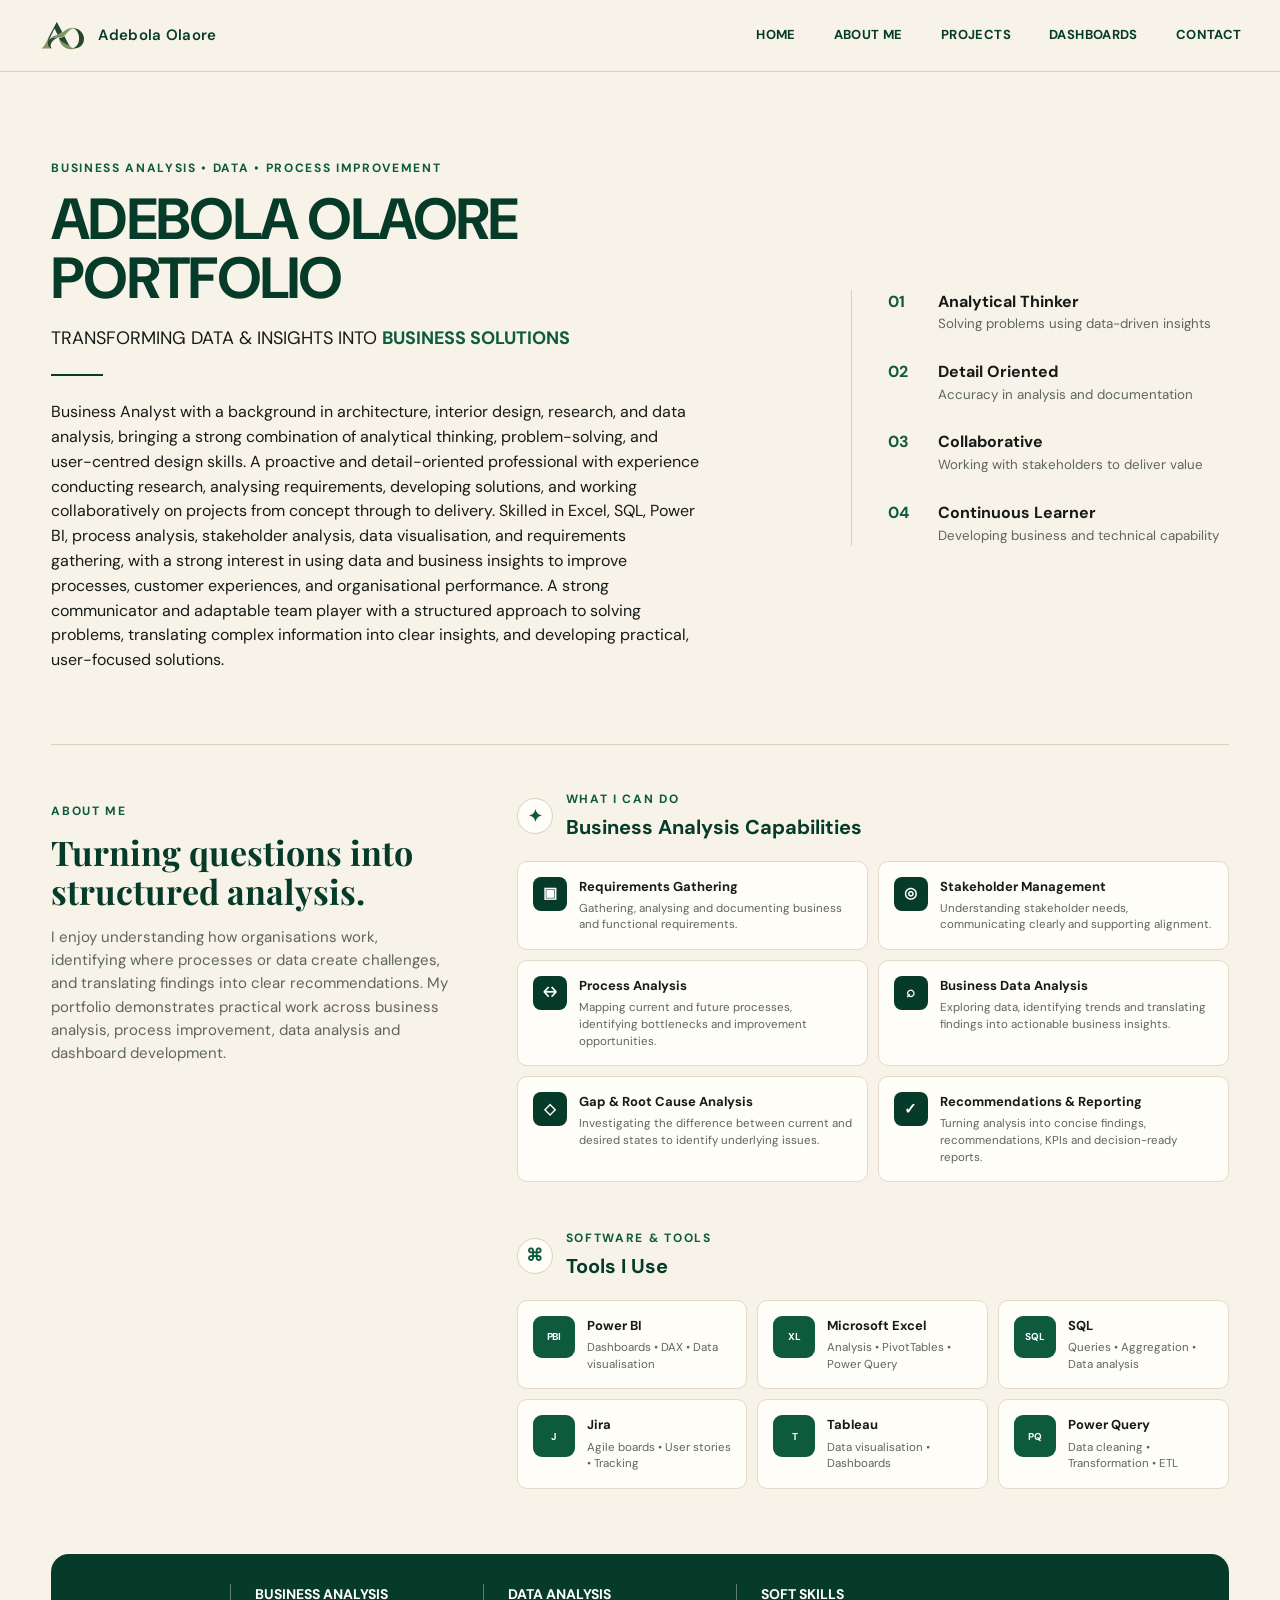
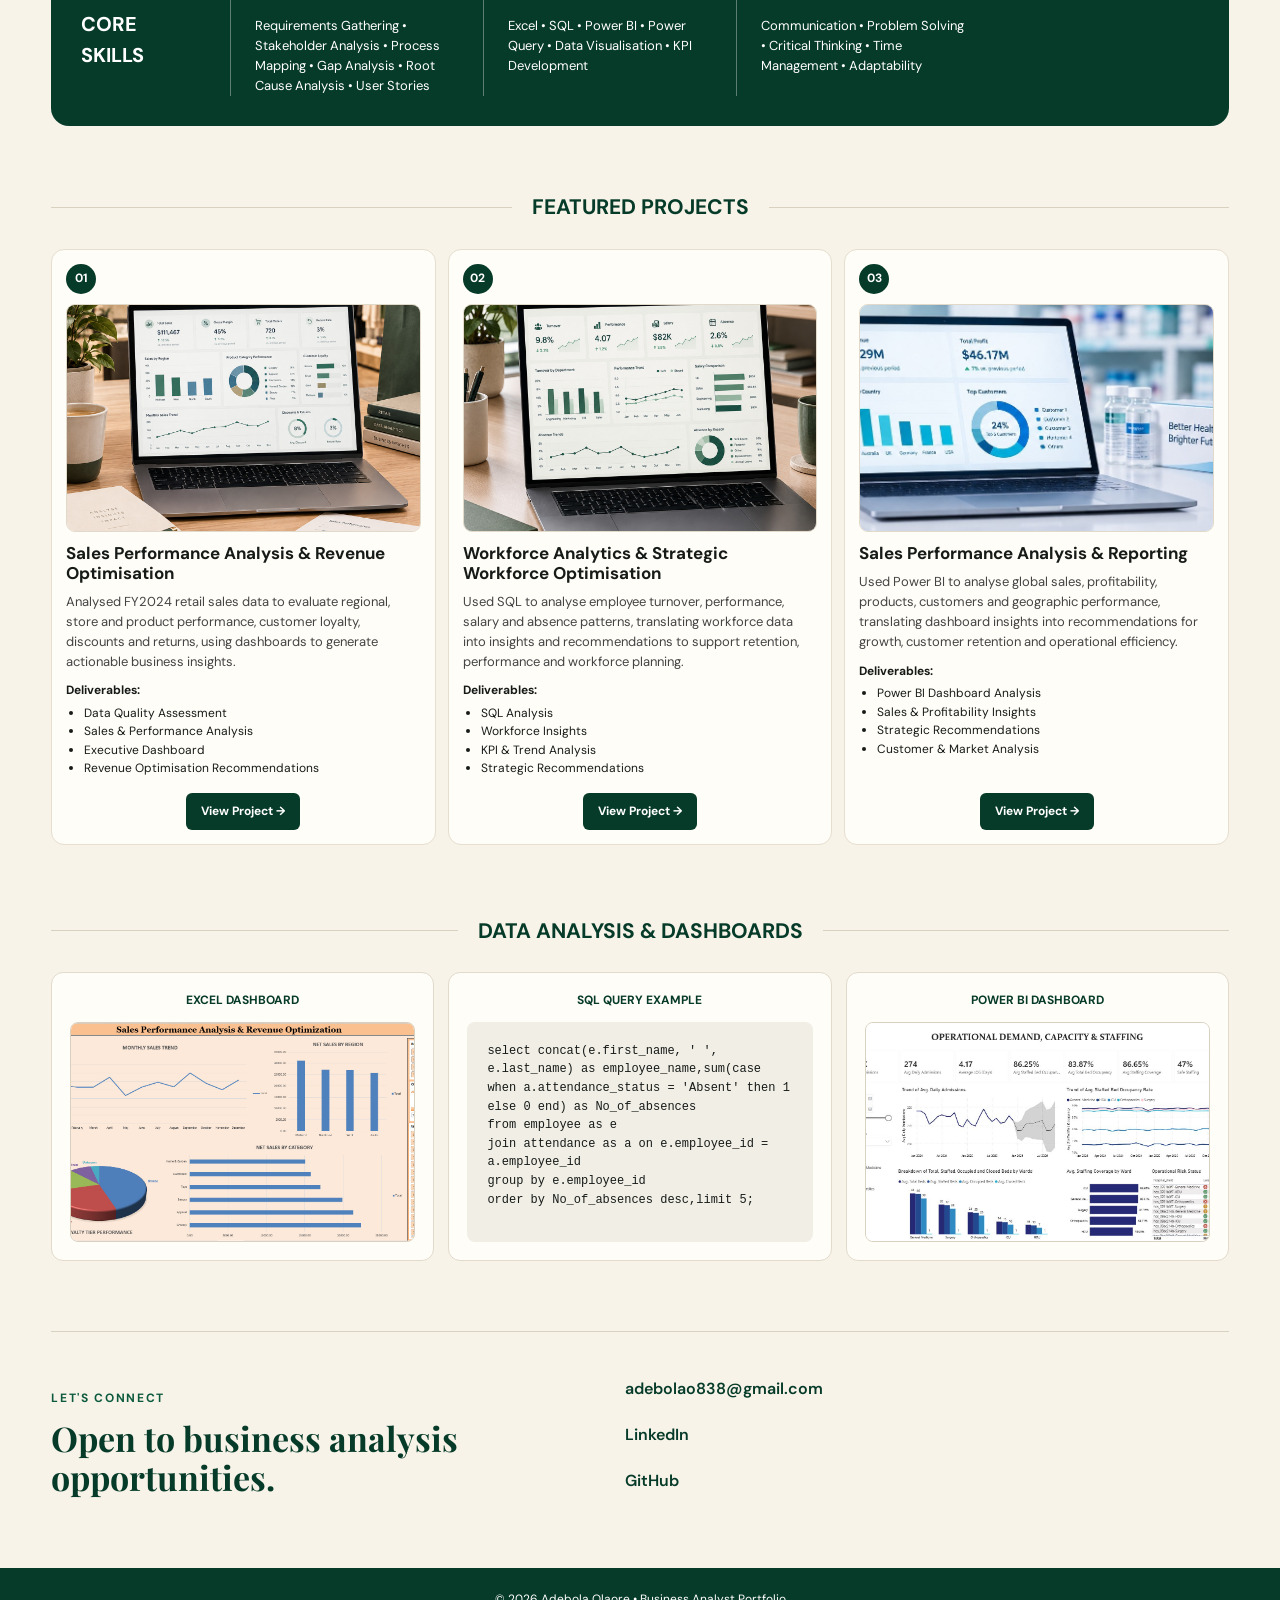
<file: index.html>
<!DOCTYPE html>
<html lang="en">
<head>
<meta charset="UTF-8"><meta name="viewport" content="width=device-width, initial-scale=1.0">
<title>Adebola Olaore | Business Analyst Portfolio</title>
<link rel="preconnect" href="https://fonts.googleapis.com"><link rel="preconnect" href="https://fonts.gstatic.com" crossorigin>
<link href="https://fonts.googleapis.com/css2?family=DM+Sans:wght@400;500;600;700&family=Playfair+Display:wght@600;700&display=swap" rel="stylesheet">
<link rel="stylesheet" href="styles.css">
</head>
<body>
<header class="site-header"><a class="brand" href="index.html" aria-label="Adebola Olaore home"><img class="brand-mark" src="images/adebola-olaore-logo.png" alt="Adebola Olaore AO logo"><span class="brand-name">Adebola Olaore</span></a><nav><a href="#home">HOME</a><a href="#about">ABOUT ME</a><a href="#projects">PROJECTS</a><a href="#dashboards">DASHBOARDS</a><a href="#contact">CONTACT</a></nav></header> 
<main>
<section id="home" class="hero wrap">
<div class="hero-copy"><p class="eyebrow">BUSINESS ANALYSIS • DATA • PROCESS IMPROVEMENT</p><h1>ADEBOLA OLAORE<br>PORTFOLIO</h1><p class="tagline">TRANSFORMING DATA &amp; INSIGHTS INTO <strong>BUSINESS SOLUTIONS</strong></p><div class="rule"></div><p class="intro">Business Analyst with a background in architecture, interior design, research, and data analysis, bringing a strong combination of analytical thinking, problem-solving, and user-centred design skills.

A proactive and detail-oriented professional with experience conducting research, analysing requirements, developing solutions, and working collaboratively on projects from concept through to delivery. Skilled in Excel, SQL, Power BI, process analysis, stakeholder analysis, data visualisation, and requirements gathering, with a strong interest in using data and business insights to improve processes, customer experiences, and organisational performance.

A strong communicator and adaptable team player with a structured approach to solving problems, translating complex information into clear insights, and developing practical, user-focused solutions. </p></div>
<div class="hero-panel"><div class="hero-stat"><span>01</span><strong>Analytical Thinker</strong><small>Solving problems using data-driven insights</small></div><div class="hero-stat"><span>02</span><strong>Detail Oriented</strong><small>Accuracy in analysis and documentation</small></div><div class="hero-stat"><span>03</span><strong>Collaborative</strong><small>Working with stakeholders to deliver value</small></div><div class="hero-stat"><span>04</span><strong>Continuous Learner</strong><small>Developing business and technical capability</small></div></div>
</section>
<section id="about" class="about wrap">
<div class="about-intro">
<p class="eyebrow">ABOUT ME</p>
<h2>Turning questions into structured analysis.</h2>
<p>I enjoy understanding how organisations work, identifying where processes or data create challenges, and translating findings into clear recommendations. My portfolio demonstrates practical work across business analysis, process improvement, data analysis and dashboard development.</p>
</div>
<div class="about-content">
<div class="about-block">
<div class="about-block-heading"><span class="section-icon">✦</span><div><p class="eyebrow">WHAT I CAN DO</p><h3>Business Analysis Capabilities</h3></div></div>
<div class="capability-grid">
<div class="capability-card"><span class="cap-icon">▣</span><div><h4>Requirements Gathering</h4><p>Gathering, analysing and documenting business and functional requirements.</p></div></div>
<div class="capability-card"><span class="cap-icon">◎</span><div><h4>Stakeholder Management</h4><p>Understanding stakeholder needs, communicating clearly and supporting alignment.</p></div></div>
<div class="capability-card"><span class="cap-icon">↔</span><div><h4>Process Analysis</h4><p>Mapping current and future processes, identifying bottlenecks and improvement opportunities.</p></div></div>
<div class="capability-card"><span class="cap-icon">⌕</span><div><h4>Business Data Analysis</h4><p>Exploring data, identifying trends and translating findings into actionable business insights.</p></div></div>
<div class="capability-card"><span class="cap-icon">◇</span><div><h4>Gap &amp; Root Cause Analysis</h4><p>Investigating the difference between current and desired states to identify underlying issues.</p></div></div>
<div class="capability-card"><span class="cap-icon">✓</span><div><h4>Recommendations &amp; Reporting</h4><p>Turning analysis into concise findings, recommendations, KPIs and decision-ready reports.</p></div></div>
</div></div>
<div class="about-block tools-block">
<div class="about-block-heading"><span class="section-icon">⌘</span><div><p class="eyebrow">SOFTWARE &amp; TOOLS</p><h3>Tools I Use</h3></div></div>
<div class="tool-grid">
<div class="tool-card"><span class="tool-icon">PBI</span><div><h4>Power BI</h4><p>Dashboards • DAX • Data visualisation</p></div></div>
<div class="tool-card"><span class="tool-icon">XL</span><div><h4>Microsoft Excel</h4><p>Analysis • PivotTables • Power Query</p></div></div>
<div class="tool-card"><span class="tool-icon">SQL</span><div><h4>SQL</h4><p>Queries • Aggregation • Data analysis</p></div></div>
<div class="tool-card"><span class="tool-icon">J</span><div><h4>Jira</h4><p>Agile boards • User stories • Tracking</p></div></div>
<div class="tool-card"><span class="tool-icon">T</span><div><h4>Tableau</h4><p>Data visualisation • Dashboards</p></div></div>
<div class="tool-card"><span class="tool-icon">PQ</span><div><h4>Power Query</h4><p>Data cleaning • Transformation • ETL</p></div></div>
</div></div>
</div>
</section>
<section class="skills-band wrap"><div class="skills-title">CORE<br>SKILLS</div><div><h3>BUSINESS ANALYSIS</h3><p>Requirements Gathering • Stakeholder Analysis • Process Mapping • Gap Analysis • Root Cause Analysis • User Stories</p></div><div><h3>DATA ANALYSIS</h3><p>Excel • SQL • Power BI • Power Query • Data Visualisation • KPI Development</p></div><div><h3>SOFT SKILLS</h3><p>Communication • Problem Solving • Critical Thinking • Time Management • Adaptability</p></div></section>
<section id="projects" class="section wrap"><div class="section-heading"><span></span><h2>FEATURED PROJECTS</h2><span></span></div><div class="project-grid">
<article class="project-card"><div class="project-number">01</div><img src="images/project-01.jpg" alt="Northwind Retail Co. Analysis placeholder"><h3>Sales Performance Analysis & Revenue Optimisation</h3><p>Analysed FY2024 retail sales data to evaluate regional, store and product performance, customer loyalty, discounts and returns, using dashboards to generate actionable business insights.</p><strong>Deliverables:</strong><ul><li>Data Quality Assessment</li><li>Sales & Performance Analysis</li><li>Executive Dashboard</li><li>Revenue Optimisation Recommendations</li></ul><a class="button" href="projects/Client Project 01.html">View Project →</a></article>
<article class="project-card"><div class="project-number">02</div><img src="images/project-02.jpg" alt="Customer Experience Improvement placeholder"><h3>Workforce Analytics & Strategic Workforce Optimisation</h3><p>Used SQL to analyse employee turnover, performance, salary and absence patterns, translating workforce data into insights and recommendations to support retention, performance and workforce planning.</p><strong>Deliverables:</strong><ul><li>SQL Analysis</li><li>Workforce Insights</li><li>KPI & Trend Analysis</li><li>Strategic Recommendations</li></ul><a class="button" href="projects/Client Project 02.html">View Project →</a></article>
<article class="project-card"><div class="project-number">03</div><img src="images/project-03.jpg" alt="E-commerce Sales Dashboard placeholder"><h3> Sales Performance Analysis & Reporting </h3><p> Used Power BI to analyse global sales, profitability, products, customers and geographic performance, translating dashboard insights into recommendations for growth, customer retention and operational efficiency. </p><strong>Deliverables:</strong><ul><li> Power BI Dashboard Analysis </li><li> Sales & Profitability Insights </li><li> Strategic Recommendations </li><li>Customer & Market Analysis</li></ul><a class="button" href="projects/Client Project 03.html">View Project →</a></article>
</div></section>
<section id="dashboards" class="section wrap"><div class="section-heading"><span></span><h2>DATA ANALYSIS &amp; DASHBOARDS</h2><span></span></div><div class="dashboard-grid"><div><h4>EXCEL DASHBOARD</h4><img class="dashboard-image" src="images/EXCEL.jpg" alt="Excel dashboard placeholder"></div><div><h4>SQL QUERY EXAMPLE</h4><pre>select concat(e.first_name, ' ', e.last_name) as employee_name,sum(case when a.attendance_status = 'Absent' then 1 else 0 end) as No_of_absences
from employee as e
join attendance as a on e.employee_id = a.employee_id
group by e.employee_id
order by No_of_absences desc,limit 5;
</pre></div><div><h4>POWER BI DASHBOARD</h4><img class="dashboard-image" src="images/POWERBI.JPG" alt="Power BI dashboard placeholder"></div></div></section>
<section id="contact" class="contact wrap"><div><p class="eyebrow">LET'S CONNECT</p><h2>Open to business analysis opportunities.</h2></div><div class="contact-links"><a href="mailto:adebolao838@gmail.com">adebolao838@gmail.com</a><a href="https://www.linkedin.com/in/adebola-olaore/?isSelfProfile=true">LinkedIn</a><a href="https://github.com/adebolao838-hash">GitHub</a></div></section>
</main><footer>© 2026 Adebola Olaore • Business Analyst Portfolio</footer><script src="script.js"></script>
</body></html>
</file>
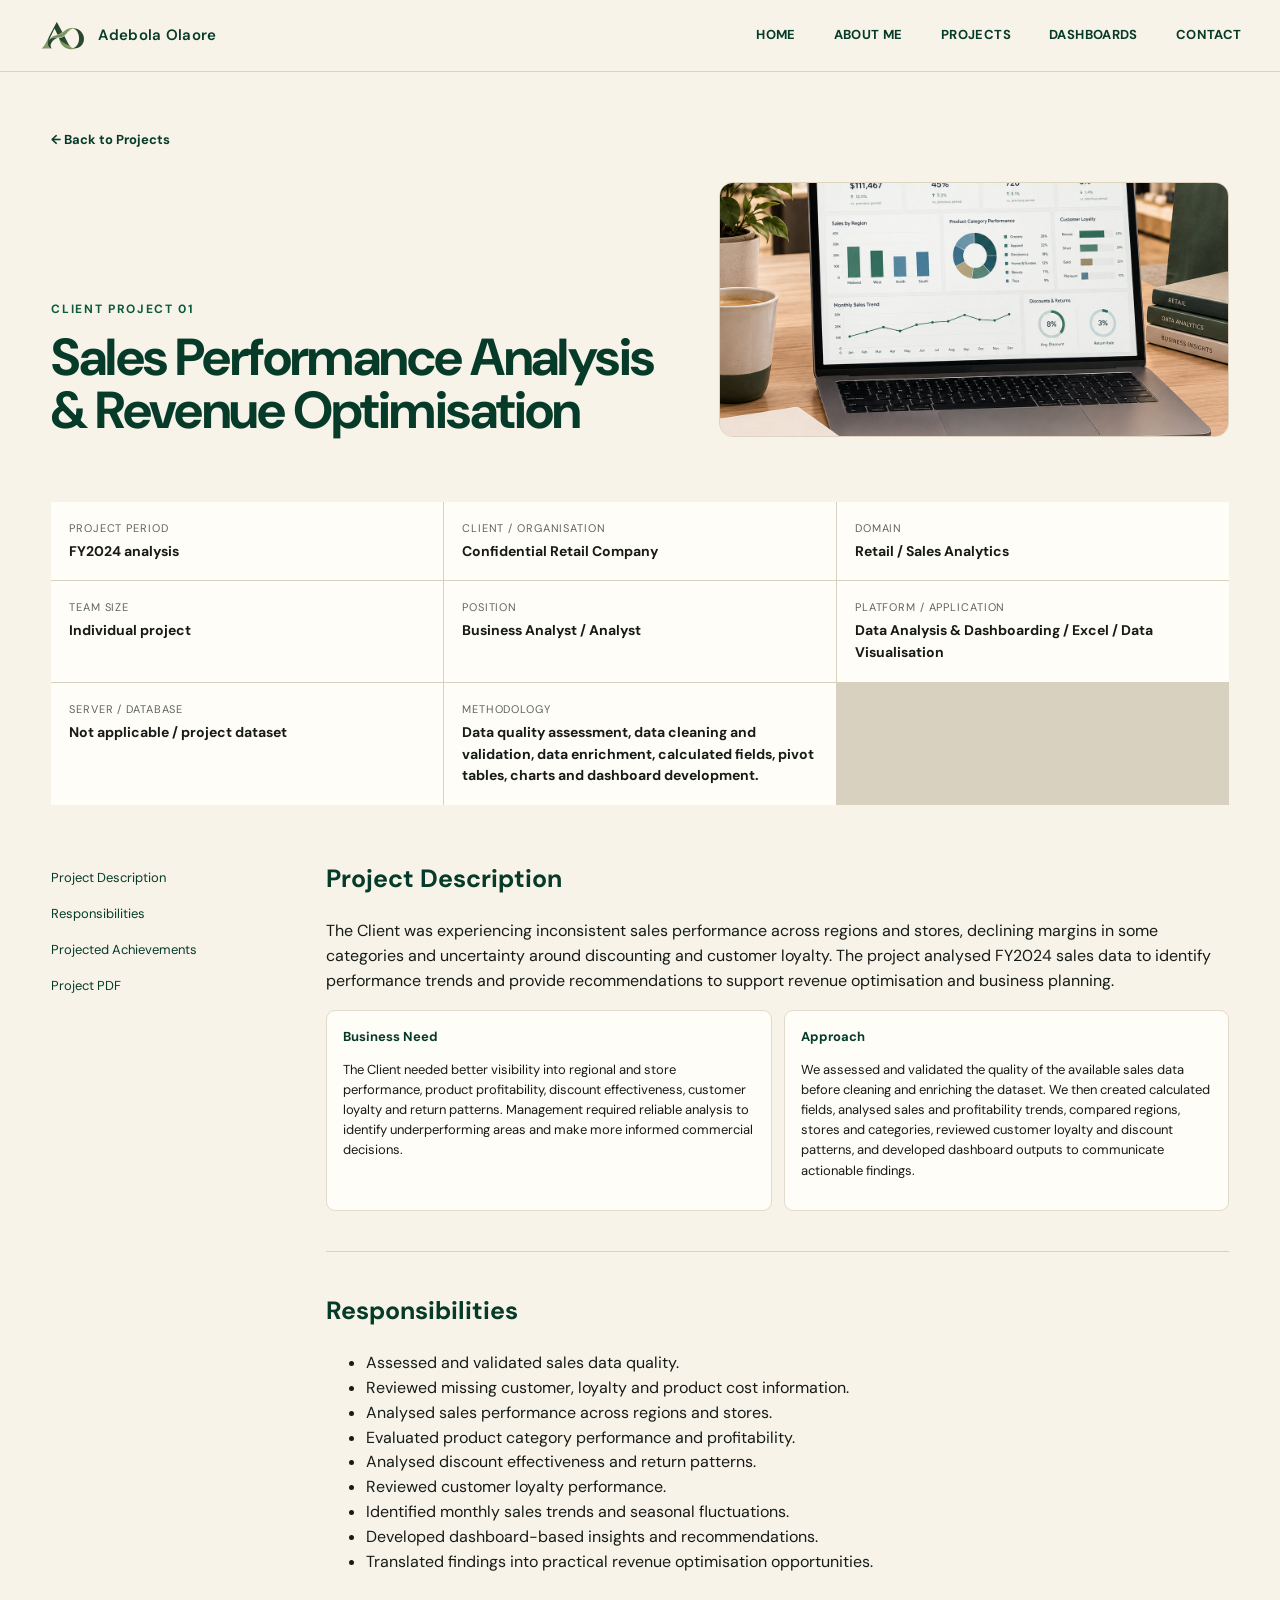
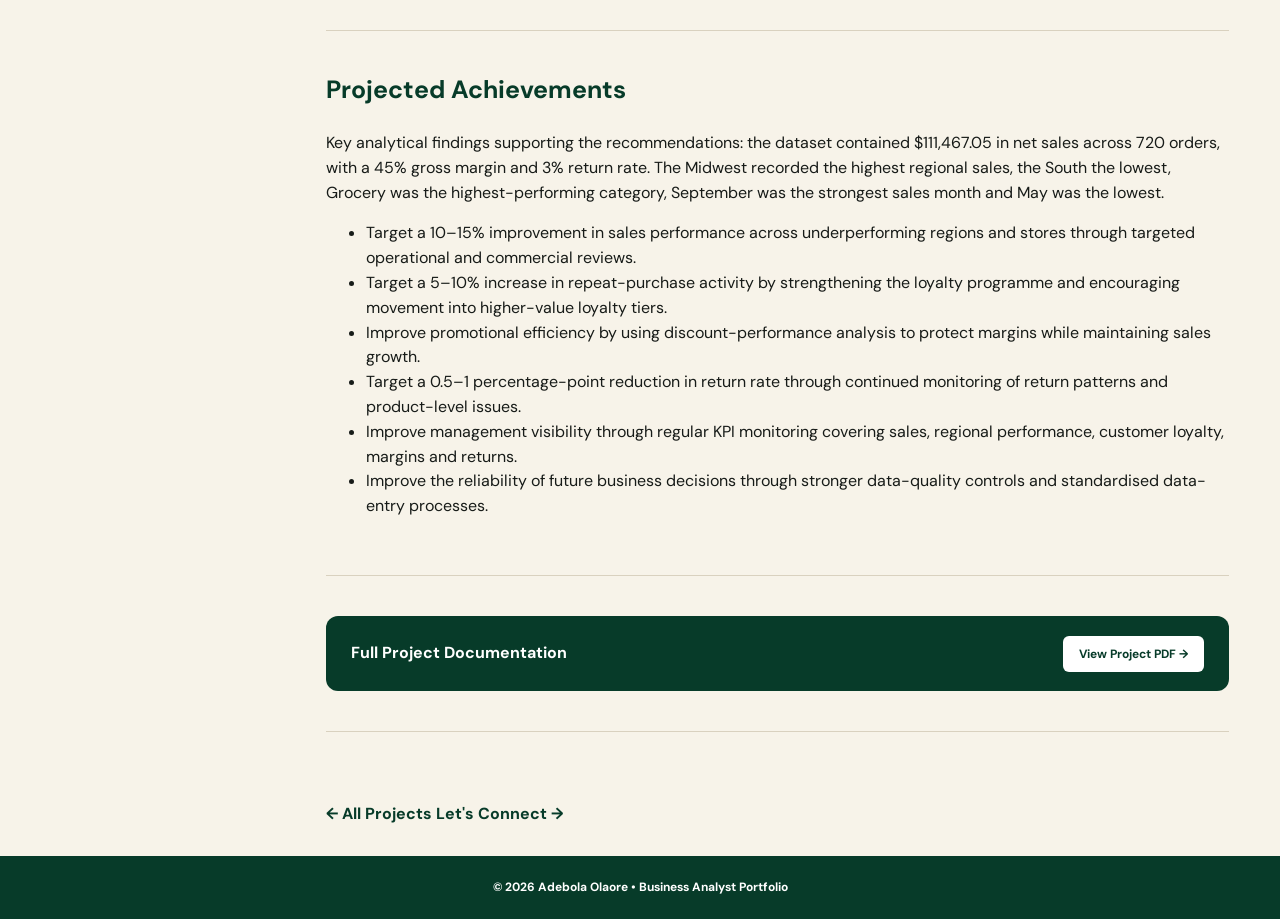
<file: projects/Client Project 01.html>
<!DOCTYPE html><html lang="en"><head><meta charset="UTF-8"><meta name="viewport" content="width=device-width, initial-scale=1.0">
    <title>Sales Performance Analysis & Revenue Optimisation | Adebola Olaore</title><link rel="preconnect" href="https://fonts.googleapis.com"><link rel="preconnect" href="https://fonts.gstatic.com" crossorigin><link href="https://fonts.googleapis.com/css2?family=DM+Sans:wght@400;500;600;700&family=Playfair+Display:wght@600;700&display=swap" rel="stylesheet"><link rel="stylesheet" href="../styles.css"></head><body><header class="site-header"><a class="brand" href="../index.html" aria-label="Adebola Olaore home"><img class="brand-mark" src="../images/adebola-olaore-logo.png" alt="Adebola Olaore AO logo"><span class="brand-name">Adebola Olaore</span></a><nav><a href="../index.html#home">HOME</a><a href="#about">ABOUT ME</a><a href="#projects">PROJECTS</a><a href="#dashboards">DASHBOARDS</a><a href="#contact">CONTACT</a></nav></header><main class="wrap"><section class="case-hero"><a class="back" href="../index.html#projects">← Back to Projects</a><div class="case-title">
        <div><p class="eyebrow">CLIENT PROJECT 01</p><h1>Sales Performance Analysis & Revenue Optimisation</h1></div><img class="case-image" src="../images/project-01.jpg" alt="Northwind Retail Co. Analysis project image placeholder">
    </section><div class="case-meta"><div class="meta-item"><small>Project Period</small><strong>FY2024 analysis</strong></div><div class="meta-item"><small>Client / Organisation</small><strong>Confidential Retail Company</strong></div><div class="meta-item"><small>Domain</small><strong>Retail / Sales Analytics</strong></div><div class="meta-item"><small>Team Size</small><strong>Individual project</strong></div><div class="meta-item"><small>Position</small><strong>Business Analyst / Analyst</strong></div><div class="meta-item"><small>Platform / Application</small><strong>Data Analysis & Dashboarding / Excel / Data Visualisation </strong></div><div class="meta-item"><small>Server / Database</small><strong>Not applicable / project dataset</strong>
    </div><div class="meta-item"><small>Methodology</small><strong>Data quality assessment, data cleaning and validation, data enrichment, calculated fields, pivot tables, charts and dashboard development.</strong>
    </div></div><div class="case-layout"><aside class="case-nav">
        <a href="#description">Project Description</a><a href="#responsibilities">Responsibilities</a><a href="#achievements">Projected Achievements</a><a href="#pdf">Project PDF</a></aside><div><section id="description" class="case-section"><h2>Project Description</h2><p>The Client was experiencing inconsistent sales performance across regions and stores, declining margins in some categories and uncertainty around discounting and customer loyalty. The project analysed FY2024 sales data to identify performance trends and provide recommendations to support revenue optimisation and business planning.</p><div class="info-grid"><div class="info-box"><h3>Business Need</h3><p>The Client needed better visibility into regional and store performance, product profitability, discount effectiveness, customer loyalty and return patterns. Management required reliable analysis to identify underperforming areas and make more informed commercial decisions.</p></div><div class="info-box"><h3>Approach</h3><p>We assessed and validated the quality of the available sales data before cleaning and enriching the dataset. We then created calculated fields, analysed sales and profitability trends, compared regions, stores and categories, reviewed customer loyalty and discount patterns, and developed dashboard outputs to communicate actionable findings.     
        </p></div></div></section><section id="responsibilities" class="case-section"><h2>Responsibilities</h2><ul><li>Assessed and validated sales data quality.</li><li>Reviewed missing customer, loyalty and product cost information.</li><li>Analysed sales performance across regions and stores.</li><li>Evaluated product category performance and profitability.</li><li>Analysed discount effectiveness and return patterns.</li><li>Reviewed customer loyalty performance.</li><li>Identified monthly sales trends and seasonal fluctuations.</li><li>Developed dashboard-based insights and recommendations.</li><li>Translated findings into practical revenue optimisation opportunities.</li></ul></section><section id="achievements" class="case-section"><h2>Projected Achievements</h2><p>Key analytical findings supporting the recommendations: the dataset contained $111,467.05 in net sales across 720 orders, with a 45% gross margin and 3% return rate. The Midwest recorded the highest regional sales, the South the lowest, Grocery was the highest-performing category, September was the strongest sales month and May was the lowest.</h2><ul><li>Target a 10–15% improvement in sales performance across underperforming regions and stores through targeted operational and commercial reviews.</li><li>Target a 5–10% increase in repeat-purchase activity by strengthening the loyalty programme and encouraging movement into higher-value loyalty tiers.</li><li>Improve promotional efficiency by using discount-performance analysis to protect margins while maintaining sales growth.</li><li>Target a 0.5–1 percentage-point reduction in return rate through continued monitoring of return patterns and product-level issues.</li><li>Improve management visibility through regular KPI monitoring covering sales, regional performance, customer loyalty, margins and returns.</li><li>Improve the reliability of future business decisions through stronger data-quality controls and standardised data-entry processes.</li></ul></section><section id="pdf" class="case-section"><div class="pdf-box"><div><strong>Full Project Documentation</small></div><a href="../pdfs/Client Project 01.pdf" target="_blank">View Project PDF →</a></div></section><div class="next-project"><a href="../index.html#projects">← All Projects</a><a href="../index.html#contact">
    Let's Connect →</a></div></div></div></main><footer>© 2026 Adebola Olaore • Business Analyst Portfolio</footer></body></html>
</file>
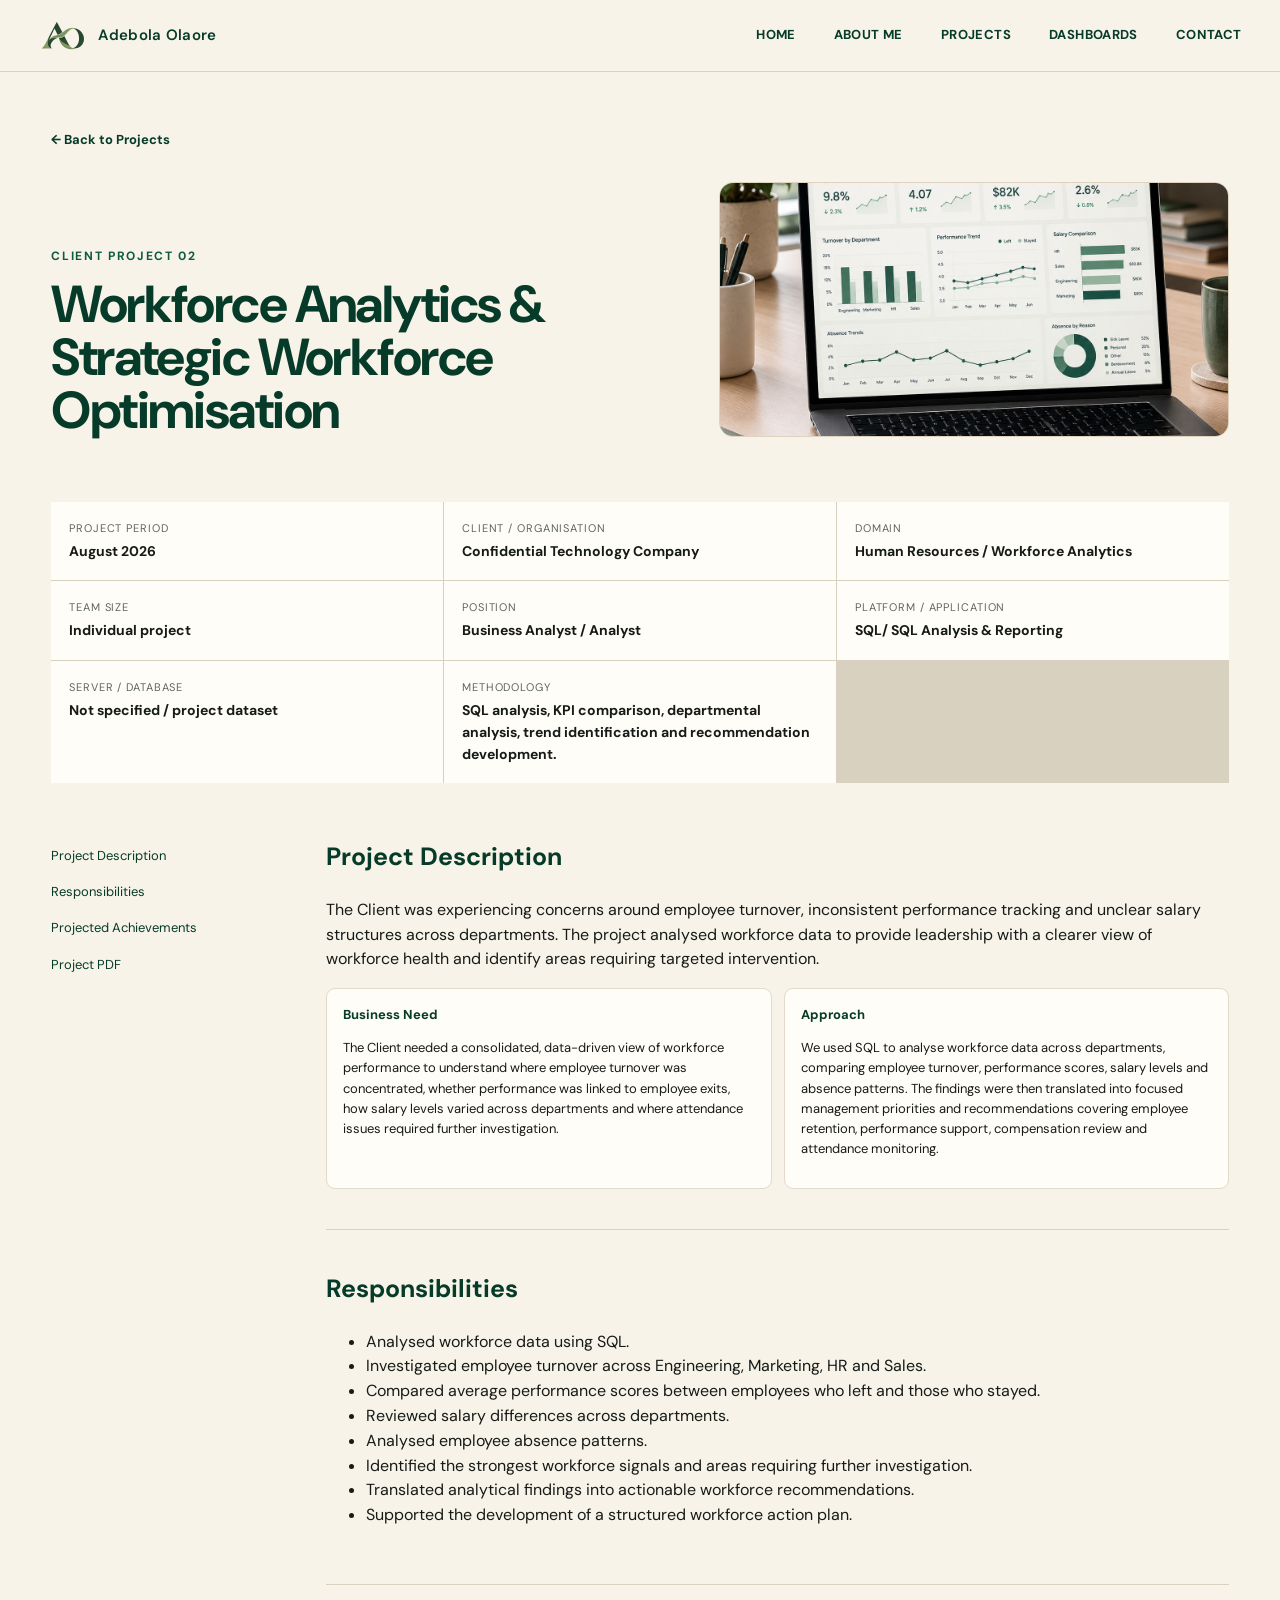
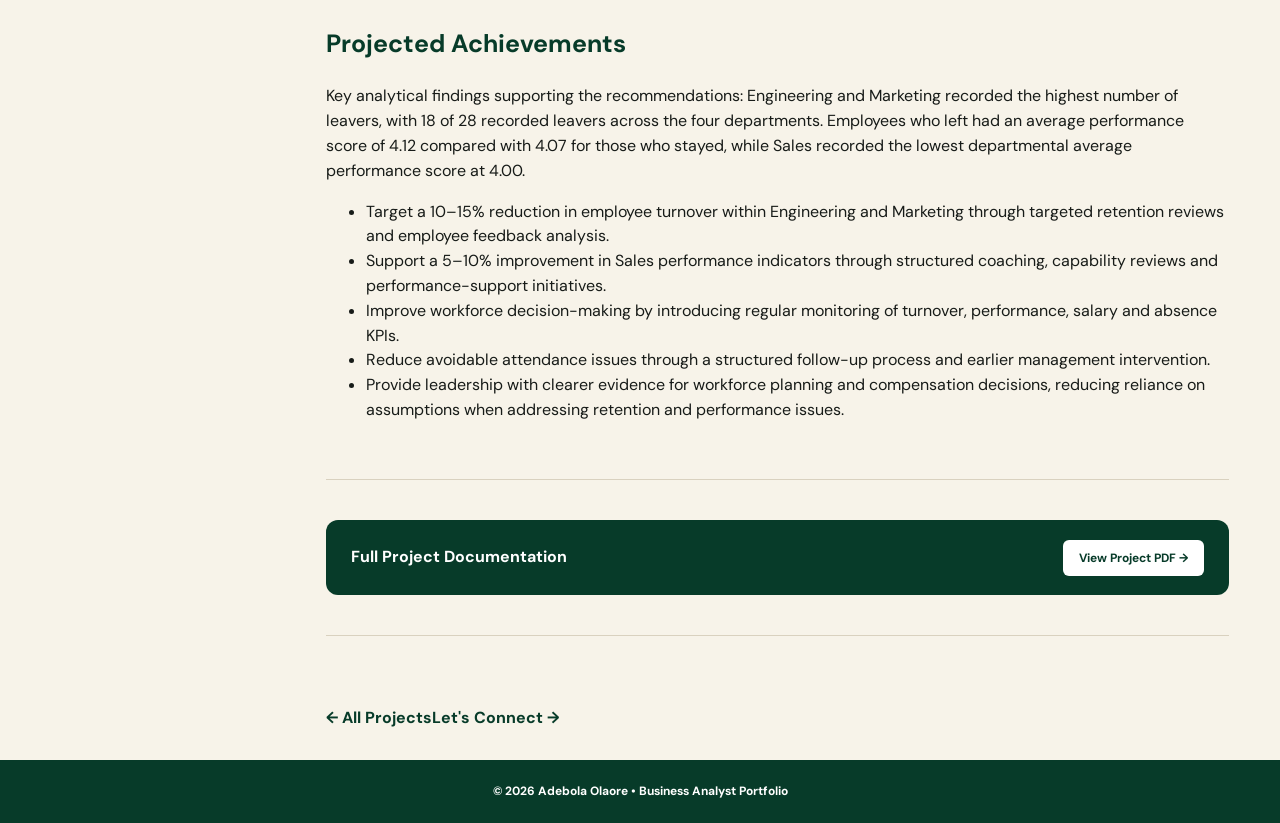
<file: projects/Client Project 02.html>
<!DOCTYPE html><html lang="en"><head><meta charset="UTF-8"><meta name="viewport" content="width=device-width, initial-scale=1.0">
    <title>Workforce Analytics & Strategic Workforce Optimisation | Adebola Olaore</title><link rel="preconnect" href="https://fonts.googleapis.com"><link rel="preconnect" href="https://fonts.gstatic.com" crossorigin><link href="https://fonts.googleapis.com/css2?family=DM+Sans:wght@400;500;600;700&family=Playfair+Display:wght@600;700&display=swap" rel="stylesheet"><link rel="stylesheet" href="../styles.css"></head><body><header class="site-header"><a class="brand" href="../index.html" aria-label="Adebola Olaore home"><img class="brand-mark" src="../images/adebola-olaore-logo.png" alt="Adebola Olaore AO logo"><span class="brand-name">Adebola Olaore</span></a><nav><a href="../index.html#home">HOME</a><a href="#about">ABOUT ME</a><a href="#projects">PROJECTS</a><a href="#dashboards">DASHBOARDS</a><a href="#contact">CONTACT</a></nav></header><main class="wrap"><section class="case-hero"><a class="back" href="../index.html#projects">← Back to Projects</a><div class="case-title">
    <div><p class="eyebrow">CLIENT PROJECT 02</p><h1>Workforce Analytics & Strategic Workforce Optimisation</h1></div><img class="case-image" src="../images/project-02.jpg" alt="Workforce Analytics & Strategic Workforce Optimisation project image placeholder"></section><div class="case-meta"><div class="meta-item"><small>Project Period</small><strong>August 2026</strong></div><div class="meta-item"><small>Client / Organisation</small><strong>Confidential Technology Company</strong></div><div class="meta-item"><small>Domain</small><strong>Human Resources / Workforce Analytics</strong></div><div class="meta-item"><small>Team Size</small><strong>Individual project</strong></div><div class="meta-item"><small>Position</small><strong>Business Analyst / Analyst</strong></div><div class="meta-item"><small>Platform / Application</small><strong>SQL/ SQL Analysis & Reporting</strong></div><div class="meta-item"><small>Server / Database</small><strong>Not specified / project dataset</strong></div><div class="meta-item"><small>Methodology</small><strong>SQL analysis, KPI comparison, departmental analysis, trend identification and recommendation development.</strong></div></div><div class="case-layout"><aside class="case-nav"><a href="#description">Project Description</a><a href="#responsibilities">Responsibilities</a><a href="#achievements"> Projected Achievements</a><a href="#pdf">Project PDF</a></aside><div><section id="description" class="case-section"><h2>Project Description</h2><p>The Client was experiencing concerns around employee turnover, inconsistent performance tracking and unclear salary structures across departments. The project analysed workforce data to provide leadership with a clearer view of workforce health and identify areas requiring targeted intervention.</p><div class="info-grid"><div class="info-box"><h3>Business Need</h3><p> The Client needed a consolidated, data-driven view of workforce performance to understand where employee turnover was concentrated, whether performance was linked to employee exits, how salary levels varied across departments and where attendance issues required further investigation.</p></div><div class="info-box"><h3>Approach</h3><p> We used SQL to analyse workforce data across departments, comparing employee turnover, performance scores, salary levels and absence patterns. The findings were then translated into focused management priorities and recommendations covering employee retention, performance support, compensation review and attendance monitoring.</p></div></div></section><section id="responsibilities" class="case-section"><h2>Responsibilities</h2><ul><li> Analysed workforce data using SQL. </li><li> Investigated employee turnover across Engineering, Marketing, HR and Sales. </li><li> Compared average performance scores between employees who left and those who stayed. </li><li> Reviewed salary differences across departments. </li><li> Analysed employee absence patterns. </li><li> Identified the strongest workforce signals and areas requiring further investigation. </li><li> Translated analytical findings into actionable workforce recommendations. </li><li> Supported the development of a structured workforce action plan. </li></ul></section><section id="achievements" class="case-section"><h2> Projected Achievements</h2><p> Key analytical findings supporting the recommendations: Engineering and Marketing recorded the highest number of leavers, with 18 of 28 recorded leavers across the four departments. Employees who left had an average performance score of 4.12 compared with 4.07 for those who stayed, while Sales recorded the lowest departmental average performance score at 4.00.</h2><ul><li>Target a 10–15% reduction in employee turnover within Engineering and Marketing through targeted retention reviews and employee feedback analysis.</li><li>Support a 5–10% improvement in Sales performance indicators through structured coaching, capability reviews and performance-support initiatives.</li><li>Improve workforce decision-making by introducing regular monitoring of turnover, performance, salary and absence KPIs.</li><li>Reduce avoidable attendance issues through a structured follow-up process and earlier management intervention. </li><li>Provide leadership with clearer evidence for workforce planning and compensation decisions, reducing reliance on assumptions when addressing retention and performance issues. </li></ul></section><section id="pdf" class="case-section"><div class="pdf-box"><div><strong>Full Project Documentation</small></div><a href="../pdfs/Client Project 02.pdf" target="_blank">View Project PDF →</a></div></section><div class="next-project"><a href="../index.html#projects">← All Projects</a><a href="../index.html#contact">Let's Connect →</a></div></div></div></main><footer>© 2026 Adebola Olaore • Business Analyst Portfolio</footer></body></html>
</file>
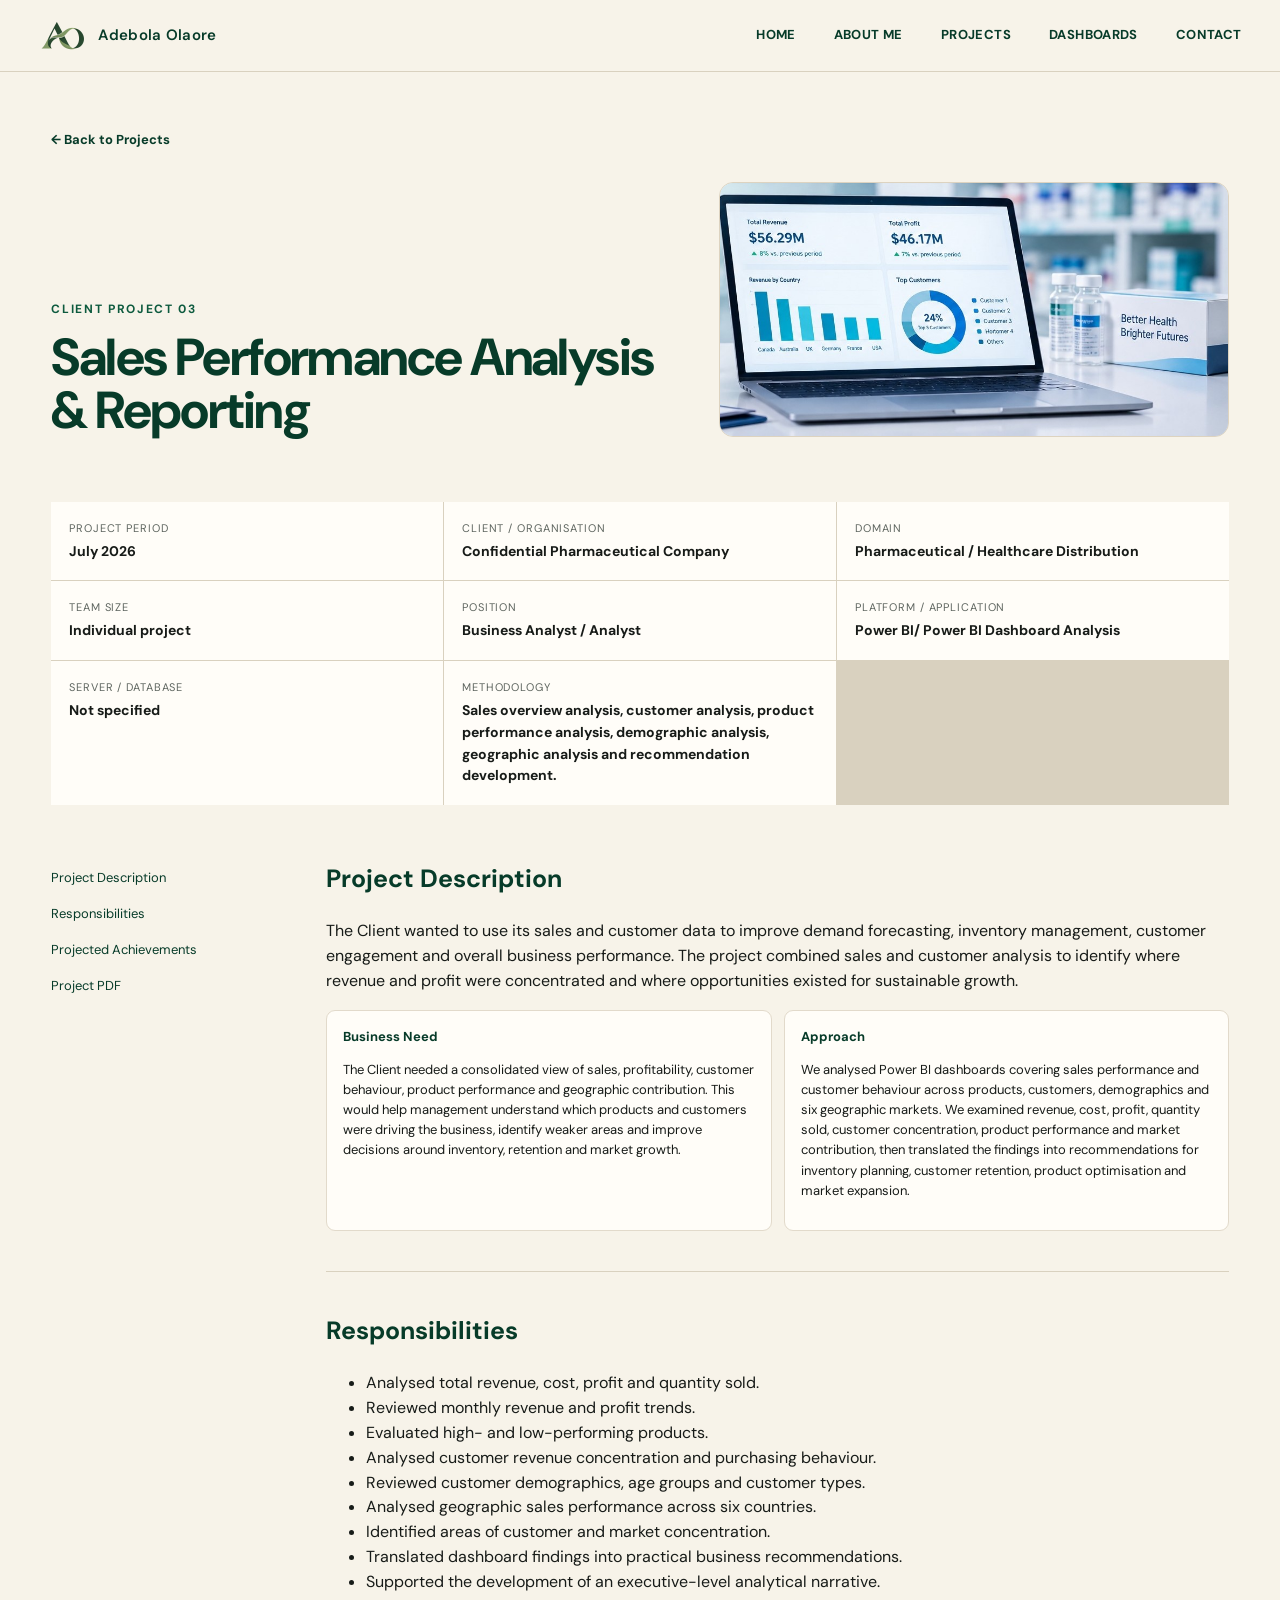
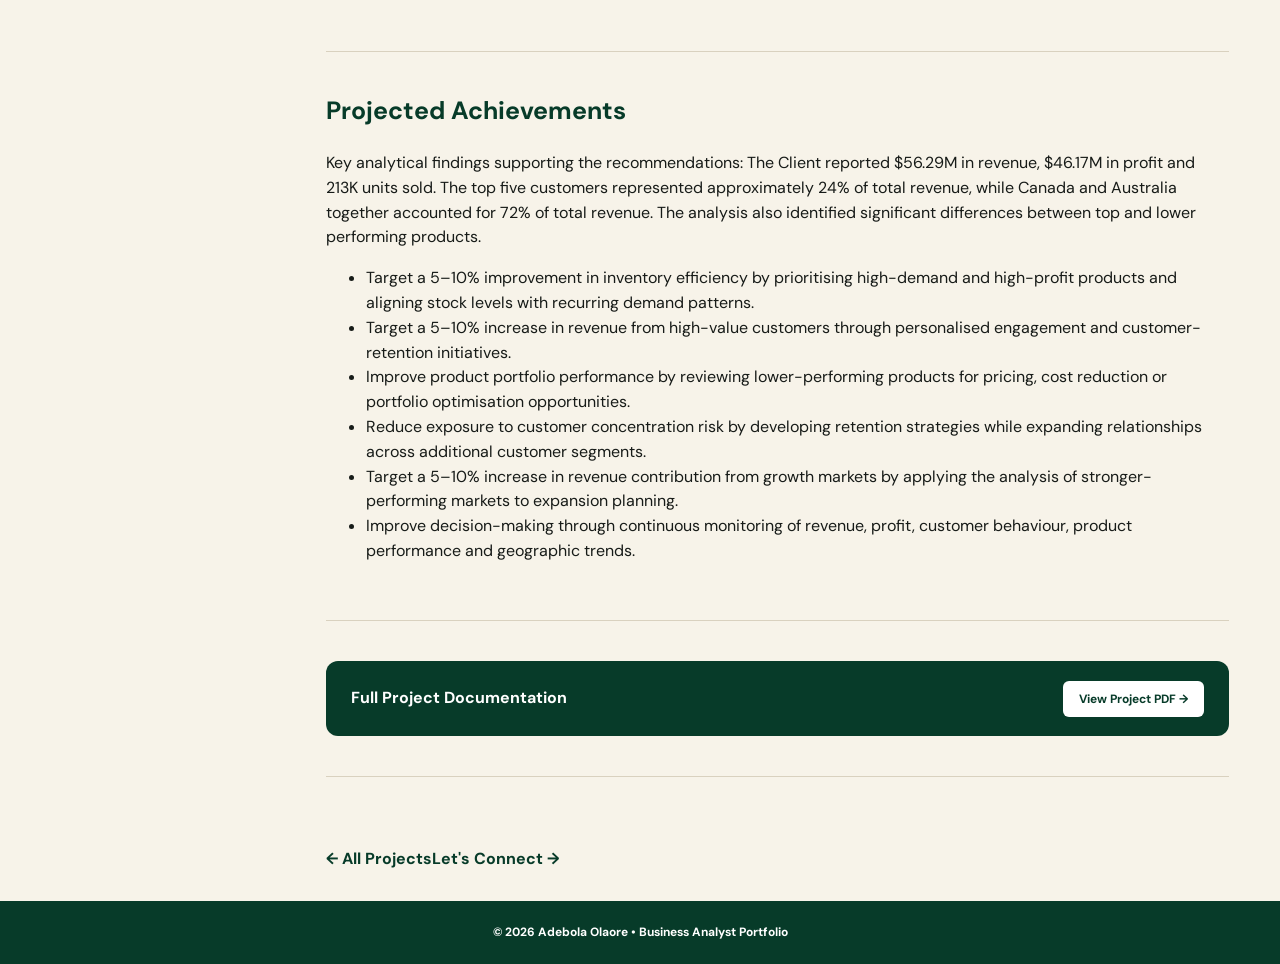
<file: projects/Client Project 03.html>
<!DOCTYPE html><html lang="en"><head><meta charset="UTF-8"><meta name="viewport" content="width=device-width, initial-scale=1.0"><title>Sales Performance Analysis & Reporting| Adebola Olaore</title><link rel="preconnect" href="https://fonts.googleapis.com"><link rel="preconnect" href="https://fonts.gstatic.com" crossorigin><link href="https://fonts.googleapis.com/css2?family=DM+Sans:wght@400;500;600;700&family=Playfair+Display:wght@600;700&display=swap" rel="stylesheet"><link rel="stylesheet" href="../styles.css"></head><body><header class="site-header"><a class="brand" href="../index.html" aria-label="Adebola Olaore home"><img class="brand-mark" src="../images/adebola-olaore-logo.png" alt="Adebola Olaore AO logo"><span class="brand-name">Adebola Olaore</span></a><nav><a href="../index.html#home"> HOME</a><a href="#about">ABOUT ME</a><a href="#projects">PROJECTS</a><a href="#dashboards">DASHBOARDS</a><a href="#contact">CONTACT</a></nav></header><main class="wrap"><section class="case-hero"><a class="back" href="../index.html#projects">← Back to Projects</a><div class="case-title"><div><p class="eyebrow"> CLIENT PROJECT 03</p><h1> Sales Performance Analysis & Reporting </h1></div><img class="case-image" src="../images/project-03.jpg" alt="E-commerce Sales Dashboard project image placeholder"></section><div class="case-meta"><div class="meta-item"><small>Project Period</small><strong>July 2026</strong></div><div class="meta-item"><small>Client / Organisation</small><strong> Confidential Pharmaceutical Company </strong></div><div class="meta-item"><small>Domain</small><strong> Pharmaceutical / Healthcare Distribution </strong></div><div class="meta-item"><small>Team Size</small><strong>Individual project</strong></div><div class="meta-item"><small>Position</small><strong>Business Analyst / Analyst</strong></div><div class="meta-item"><small>Platform / Application</small><strong> Power BI/ Power BI Dashboard Analysis </strong></div><div class="meta-item"><small>Server / Database</small><strong> Not specified </strong></div><div class="meta-item"><small>Methodology</small><strong> Sales overview analysis, customer analysis, product performance analysis, demographic analysis, geographic analysis and recommendation development. </strong></div></div><div class="case-layout"><aside class="case-nav"><a href="#description">Project Description</a><a href="#responsibilities">Responsibilities</a><a href="#achievements"> Projected Achievements</a><a href="#pdf">Project PDF</a></aside><div><section id="description" class="case-section"><h2>Project Description</h2><p> The Client wanted to use its sales and customer data to improve demand forecasting, inventory management, customer engagement and overall business performance. The project combined sales and customer analysis to identify where revenue and profit were concentrated and where opportunities existed for sustainable growth. </p><div class="info-grid"><div class="info-box"><h3>Business Need</h3><p> The Client needed a consolidated view of sales, profitability, customer behaviour, product performance and geographic contribution. This would help management understand which products and customers were driving the business, identify weaker areas and improve decisions around inventory, retention and market growth.</p></div><div class="info-box"><h3>Approach</h3><p> We analysed Power BI dashboards covering sales performance and customer behaviour across products, customers, demographics and six geographic markets. We examined revenue, cost, profit, quantity sold, customer concentration, product performance and market contribution, then translated the findings into recommendations for inventory planning, customer retention, product optimisation and market expansion. </p></div></div></section><section id="responsibilities" class="case-section"><h2>Responsibilities</h2><ul><li> Analysed total revenue, cost, profit and quantity sold. </li><li> Reviewed monthly revenue and profit trends. </li><li> Evaluated high- and low-performing products. </li><li> Analysed customer revenue concentration and purchasing behaviour. </li><li> Reviewed customer demographics, age groups and customer types. </li><li> Analysed geographic sales performance across six countries. </li><li> Identified areas of customer and market concentration. </li><li> Translated dashboard findings into practical business recommendations. </li><li> Supported the development of an executive-level analytical narrative. </li></ul></section><section id="achievements" class="case-section"><h2> Projected Achievements</h2><p> Key analytical findings supporting the recommendations: The Client reported $56.29M in revenue, $46.17M in profit and 213K units sold. The top five customers represented approximately 24% of total revenue, while Canada and Australia together accounted for 72% of total revenue. The analysis also identified significant differences between top and lower performing products.</h2><ul><li>Target a 5–10% improvement in inventory efficiency by prioritising high-demand and high-profit products and aligning stock levels with recurring demand patterns.</li><li>Target a 5–10% increase in revenue from high-value customers through personalised engagement and customer-retention initiatives.</li><li>Improve product portfolio performance by reviewing lower-performing products for pricing, cost reduction or portfolio optimisation opportunities.</li><li>Reduce exposure to customer concentration risk by developing retention strategies while expanding relationships across additional customer segments. </li><li> Target a 5–10% increase in revenue contribution from growth markets by applying the analysis of stronger-performing markets to expansion planning. </li><li> Improve decision-making through continuous monitoring of revenue, profit, customer behaviour, product performance and geographic trends.</li></ul></section><section id="pdf" class="case-section"><div class="pdf-box"><div><strong>Full Project Documentation</small></div><a href="../pdfs/Client Project 03.pdf " target="_blank">View Project PDF →</a></div></section><div class="next-project"><a href="../index.html#projects">← All Projects</a><a href="../index.html#contact">Let's Connect →</a></div></div></div></main><footer>© 2026 Adebola Olaore • Business Analyst Portfolio</footer></body></html>
</file>
<file: styles.css>
:root{--green:#073b29;--green2:#0d5a3e;--cream:#f7f3e9;--paper:#fffdf8;--line:#d9d1bf;--text:#171b18;--muted:#5e655f}*{box-sizing:border-box}html{scroll-behavior:smooth}body{margin:0;background:var(--cream);color:var(--text);font-family:'DM Sans',sans-serif;line-height:1.55}.wrap{width:min(1180px,92%);margin:auto}.site-header{height:72px;background:var(--cream);display:flex;align-items:center;padding:0 3%;position:sticky;top:0;z-index:10;border-bottom:1px solid var(--line)}.brand{display:flex;align-items:center;gap:12px;color:var(--text);text-decoration:none;font-weight:600}.site-header nav{display:flex;gap:38px;margin-left:auto}.site-header nav a{color:var(--green);text-decoration:none;font-size:13px;font-weight:700;letter-spacing:.03em}.site-header nav a:hover{opacity:.75}.hero{display:grid;grid-template-columns:1.45fr .75fr;gap:70px;padding:75px 0 55px;min-height:470px;align-items:center}.eyebrow{font-size:12px;letter-spacing:.14em;font-weight:700;color:var(--green2)}h1{font-size:58px;line-height:1.02;margin:12px 0 14px;letter-spacing:-.03em;color:var(--green)}.tagline{font-size:18px;line-height:1.35;max-width:600px}.tagline strong{color:var(--green2)}.rule{width:52px;border-top:2px solid var(--green);margin:24px 0}.intro{max-width:650px;font-size:16px}.hero-panel{border-left:1px solid var(--line);padding-left:36px;display:grid;gap:25px}.hero-stat{display:grid;grid-template-columns:40px 1fr;column-gap:10px}.hero-stat span{grid-row:1/3;color:var(--green2);font-weight:700}.hero-stat strong{font-size:16px}.hero-stat small{color:var(--muted)}.skills-band{background:var(--green);color:white;border-radius:18px;padding:30px;display:grid;grid-template-columns:.65fr 1.2fr 1.2fr 1.2fr 1.1fr;gap:25px;margin-bottom:65px}.skills-band>div:not(:first-child){border-left:1px solid rgba(255,255,255,.35);padding-left:24px}.skills-band h3{font-size:14px;margin:0 0 10px}.skills-band p{font-size:13px;margin:0}.skills-title{font-size:20px;font-weight:700;display:flex;align-items:center}.section{padding:0 0 70px}.section-heading{display:grid;grid-template-columns:1fr auto 1fr;gap:20px;align-items:center;margin-bottom:25px}.section-heading span{height:1px;background:var(--line)}.section-heading h2{font-size:21px;color:var(--green);margin:0}.project-grid{display:grid;grid-template-columns:repeat(3,1fr);gap:12px}.project-card{background:var(--paper);border:1px solid #e6dece;border-radius:13px;padding:14px;position:relative;display:flex;flex-direction:column}.project-number{width:30px;height:30px;border-radius:50%;background:var(--green);color:#fff;display:grid;place-items:center;font-size:12px;font-weight:700;margin-bottom:10px}.project-card img{width:100%;aspect-ratio:1.55;object-fit:cover;border-radius:9px;border:1px solid #e1d9c9}.project-card h3{font-size:17px;line-height:1.15;margin:12px 0 8px}.project-card p{font-size:13px;color:#444;margin:0 0 9px}.project-card strong{font-size:12px}.project-card ul{font-size:12px;margin:4px 0 15px;padding-left:18px}.button{margin-top:auto;align-self:center;background:var(--green);color:white;text-decoration:none;border-radius:6px;padding:9px 15px;font-size:12px;font-weight:700}.button:hover{background:var(--green2)}.deliverable-grid{display:grid;grid-template-columns:repeat(5,1fr);gap:12px}.deliverable-grid>div{background:var(--paper);border:1px solid #e2dacb;min-height:120px;padding:22px 12px;text-align:center;font-weight:700;font-size:12px;display:grid;place-items:center}.deliverable-grid small{font-weight:500;color:var(--muted)}.dashboard-grid{display:grid;grid-template-columns:1fr 1fr 1fr;gap:14px}.dashboard-grid>div{background:var(--paper);border:1px solid #e2dacb;border-radius:12px;padding:18px}.dashboard-grid h4{text-align:center;font-size:12px;margin:0 0 12px;color:var(--green)}.dashboard-image{width:100%;height:220px;display:block;object-fit:cover;border:1px solid #d9d1bf;border-radius:8px;background:var(--cream)}.dash-placeholder{height:220px;border:1px dashed #a9a08d;border-radius:8px;display:grid;place-items:center;color:#777;background:#f0ede5;font-size:13px}.dash-placeholder.dark{background:#183c30;color:white}.dashboard-grid pre{height:220px;margin:0;background:#f1eee6;border-radius:8px;padding:20px;white-space:pre-wrap;font-size:12px;overflow:auto}.about,.contact{border-top:1px solid var(--line);padding-top:45px;padding-bottom:65px;display:grid;grid-template-columns:1fr 1.2fr;gap:70px}.about h2,.contact h2{font-family:'Playfair Display',serif;color:var(--green);font-size:34px;line-height:1.15;margin:5px 0}.about>p{font-size:16px}.contact-links{display:grid;gap:12px}.contact-links a{color:var(--green);text-decoration:none;font-weight:600}footer{background:var(--green);color:white;text-align:center;padding:22px;font-size:12px}@media(max-width:950px){.site-header nav{gap:14px}.hero{grid-template-columns:1fr;gap:35px}.hero-panel{border-left:0;border-top:1px solid var(--line);padding:25px 0 0;grid-template-columns:1fr 1fr}.skills-band{grid-template-columns:1fr 1fr}.project-grid{grid-template-columns:1fr 1fr}.deliverable-grid{grid-template-columns:repeat(3,1fr)}.dashboard-grid{grid-template-columns:1fr}.about,.contact{grid-template-columns:1fr;gap:20px}}@media(max-width:650px){.site-header{height:auto;min-height:64px;align-items:flex-start;padding:12px 4%;gap:12px}.site-header nav{flex-wrap:wrap;justify-content:flex-end;gap:8px 14px}.site-header nav a{font-size:10px}.hero{padding-top:50px}h1{font-size:43px}.hero-panel{grid-template-columns:1fr}.skills-band{grid-template-columns:1fr}.skills-band>div:not(:first-child){border-left:0;border-top:1px solid rgba(255,255,255,.3);padding:16px 0 0}.project-grid,.deliverable-grid{grid-template-columns:1fr}.about h2,.contact h2{font-size:28px}}
/* Case study pages */
.case-hero{padding:55px 0 35px}.back{color:var(--green);text-decoration:none;font-size:13px;font-weight:700}.case-title{display:grid;grid-template-columns:1.1fr .9fr;gap:45px;align-items:end;margin-top:30px}.case-title h1{font-size:52px;margin:0}.case-lead{font-size:17px;color:var(--muted)}.case-image{width:100%;aspect-ratio:16/8;border-radius:14px;border:1px solid #ddd3c0;object-fit:cover;background:#eee9de}.case-meta{display:grid;grid-template-columns:repeat(3,1fr);gap:1px;background:var(--line);margin:30px 0 55px}.meta-item{background:var(--paper);padding:18px}.meta-item small{display:block;color:var(--muted);font-size:11px;text-transform:uppercase;letter-spacing:.08em}.meta-item strong{display:block;margin-top:4px;font-size:14px}.case-layout{display:grid;grid-template-columns:220px 1fr;gap:55px}.case-nav{position:sticky;top:90px;height:max-content}.case-nav a{display:block;padding:8px 0;color:var(--green);text-decoration:none;font-size:13px}.case-section{padding-bottom:40px;margin-bottom:40px;border-bottom:1px solid var(--line)}.case-section h2{color:var(--green);font-size:25px;margin-top:0}.info-grid{display:grid;grid-template-columns:1fr 1fr;gap:12px}.info-box{background:var(--paper);border:1px solid #e2dacb;border-radius:9px;padding:16px}.info-box h3{font-size:13px;color:var(--green);margin:0 0 7px}.info-box p,.info-box li{font-size:13px}.evidence{display:grid;grid-template-columns:repeat(2,1fr);gap:14px}.evidence img{width:100%;aspect-ratio:16/10;object-fit:cover;border:1px solid #ddd3c0;border-radius:10px}.pdf-box{background:var(--green);color:white;border-radius:12px;padding:25px;display:flex;align-items:center;justify-content:space-between;gap:20px}.pdf-box a{background:white;color:var(--green);padding:10px 16px;border-radius:6px;text-decoration:none;font-weight:700;font-size:12px;white-space:nowrap}.next-project{display:flex;justify-content:space-between;padding:30px 0}.next-project a{color:var(--green);font-weight:700;text-decoration:none}@media(max-width:800px){.case-title,.case-layout{grid-template-columns:1fr}.case-nav{position:static;display:flex;flex-wrap:wrap;gap:12px}.case-meta{grid-template-columns:1fr 1fr}.info-grid,.evidence{grid-template-columns:1fr}}@media(max-width:500px){.case-meta{grid-template-columns:1fr}.case-title h1{font-size:40px}}

/* Expanded About Me: capabilities and software */
.about{grid-template-columns:.72fr 1.28fr;gap:65px;align-items:start}
.about-intro>p:not(.eyebrow){font-size:15px;color:var(--muted);max-width:520px}
.about-content{display:grid;gap:42px}
.about-block{padding:0}
.about-block-heading{display:flex;align-items:center;gap:13px;margin-bottom:18px}
.about-block-heading .eyebrow{margin:0 0 3px}
.about-block-heading h3{margin:0;color:var(--green);font-size:20px}
.section-icon{width:36px;height:36px;border:1px solid var(--line);border-radius:50%;display:grid;place-items:center;color:var(--green2);font-weight:700;font-size:17px;background:var(--paper)}
.capability-grid{display:grid;grid-template-columns:1fr 1fr;gap:10px}
.capability-card,.tool-card{background:var(--paper);border:1px solid #e2dacb;border-radius:10px;padding:15px;display:flex;gap:12px;align-items:flex-start}
.cap-icon{flex:0 0 34px;width:34px;height:34px;border-radius:8px;background:var(--green);color:#fff;display:grid;place-items:center;font-size:15px;font-weight:700}
.capability-card h4,.tool-card h4{margin:0 0 4px;color:var(--text);font-size:13px}
.capability-card p,.tool-card p{margin:0;color:var(--muted);font-size:11.5px;line-height:1.45}
.tool-grid{display:grid;grid-template-columns:repeat(3,1fr);gap:10px}
.tool-icon{flex:0 0 42px;width:42px;height:42px;border-radius:9px;background:var(--green2);color:#fff;display:grid;place-items:center;font-size:10px;font-weight:700;letter-spacing:-.02em}
.tools-block{padding-top:5px}
@media(max-width:950px){.about{grid-template-columns:1fr;gap:35px}.tool-grid{grid-template-columns:1fr 1fr}}
@media(max-width:650px){.capability-grid,.tool-grid{grid-template-columns:1fr}.about-content{gap:32px}}

/* Personal AO brand in the header */
.brand { display:flex; align-items:center; gap:12px; font-weight:600; }
.brand-mark { width:48px; height:38px; object-fit:contain; display:block; border:0; border-radius:0; }
.brand-name { letter-spacing:.02em; color:var(--green); white-space:nowrap; font-size:15px; }
</file>
